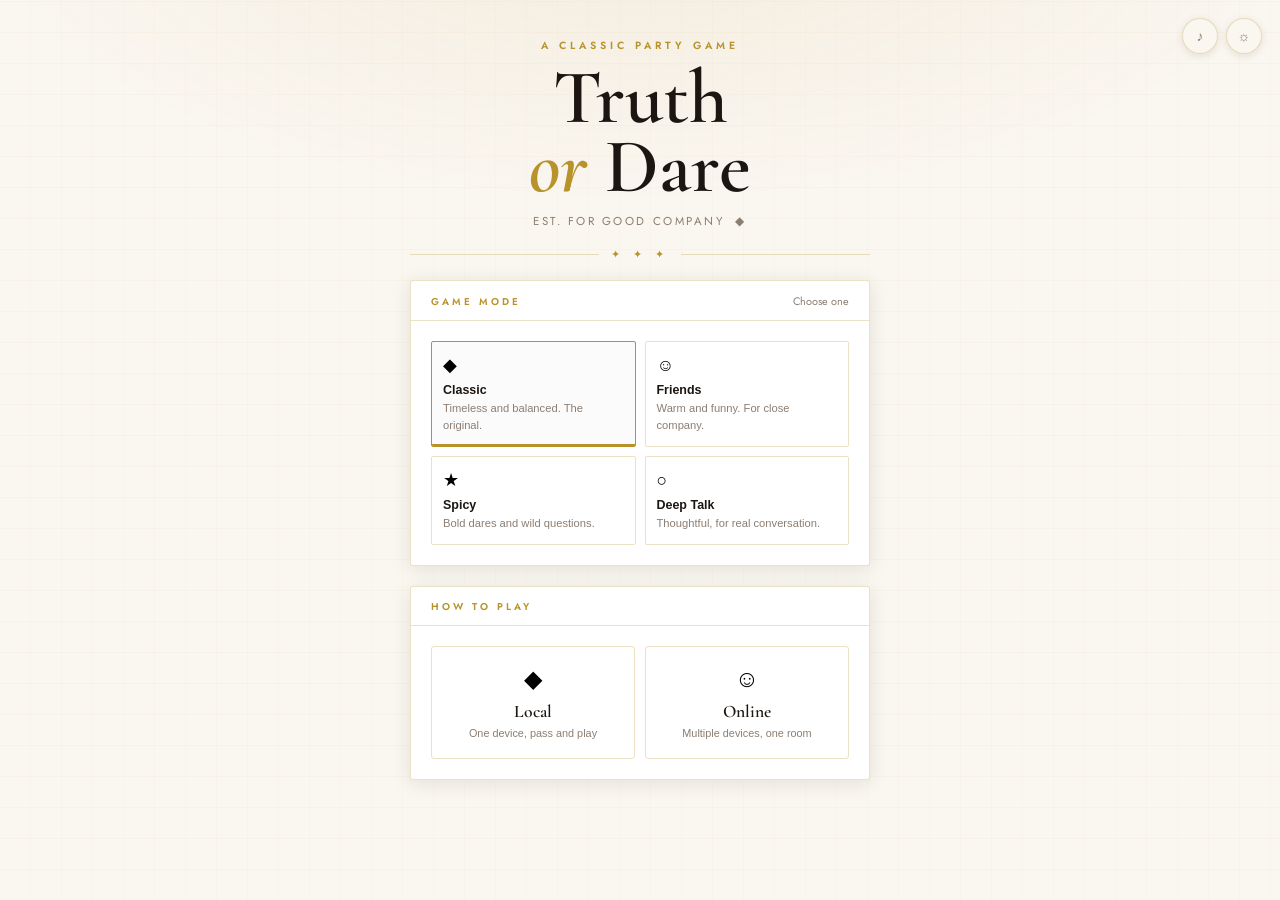
<file: index.html>
<!DOCTYPE html>
<html lang="en">
<head>
<meta charset="UTF-8">
<meta name="viewport" content="width=device-width, initial-scale=1.0">
<title>Truth or Dare</title>
<link href="https://fonts.googleapis.com/css2?family=Cormorant+Garamond:ital,wght@0,400;0,500;0,600;1,400;1,600&family=Jost:wght@300;400;500;600&display=swap" rel="stylesheet">
<link rel="stylesheet" href="style.css">
</head>
<body>

<canvas id="cvc"></canvas>

<div class="toolbar">
  <button class="tool-btn" id="snd-btn" title="Sound">&#9834;</button>
  <button class="tool-btn" id="thm-btn" title="Theme">&#9788;</button>
</div>

<div id="app">

<!-- ══ HOME ══ -->
<div class="screen active" id="s-home" style="gap:20px;padding-top:10px;">
  <div class="masthead">
    <span class="eyebrow">A Classic Party Game</span>
    <div class="logo">Truth<br><em>or</em> Dare</div>
    <span class="tagline">Est. for Good Company &nbsp;&#9670;</span>
  </div>
  <div class="ornament"><div class="orn-line"></div><span class="orn-sym">&#10022; &#10022; &#10022;</span><div class="orn-line"></div></div>

  <!-- Game mode -->
  <div class="card">
    <div class="card-head"><span class="card-head-lbl">Game Mode</span><span class="card-head-r">Choose one</span></div>
    <div class="card-body">
      <div class="modes-grid">
        <button class="mode-btn sel" data-mode="classic"><span class="m-icon">&#9670;</span><span class="m-name">Classic</span><span class="m-desc">Timeless and balanced. The original.</span></button>
        <button class="mode-btn" data-mode="friends"><span class="m-icon">&#9786;</span><span class="m-name">Friends</span><span class="m-desc">Warm and funny. For close company.</span></button>
        <button class="mode-btn" data-mode="spicy"><span class="m-icon">&#9733;</span><span class="m-name">Spicy</span><span class="m-desc">Bold dares and wild questions.</span></button>
        <button class="mode-btn" data-mode="deep"><span class="m-icon">&#9675;</span><span class="m-name">Deep Talk</span><span class="m-desc">Thoughtful, for real conversation.</span></button>
      </div>
    </div>
  </div>

  <!-- Play method -->
  <div class="card">
    <div class="card-head"><span class="card-head-lbl">How to Play</span></div>
    <div class="card-body">
      <div class="room-method-row">
        <button class="method-btn" id="local-btn">
          <span class="method-icon">&#9670;</span>
          <span class="method-lbl">Local</span>
          <span class="method-sub">One device, pass and play</span>
        </button>
        <button class="method-btn" id="online-btn">
          <span class="method-icon">&#9786;</span>
          <span class="method-lbl">Online</span>
          <span class="method-sub">Multiple devices, one room</span>
        </button>
      </div>
    </div>
  </div>
</div>

<!-- ══ LOCAL SETUP ══ -->
<div class="screen" id="s-local" style="gap:18px;padding-top:10px;">
  <div class="masthead"><span class="eyebrow">Local Game</span><div class="logo" style="font-size:clamp(2rem,7vw,3rem);">Setup</div></div>
  <div class="card">
    <div class="card-head"><span class="card-head-lbl">Players</span></div>
    <div class="card-body" style="display:flex;flex-direction:column;gap:16px;">
      <div>
        <div class="s-label">Number of Players</div>
        <div class="count-grid" id="local-count-grid">
          <button class="count-btn" data-n="2">2</button>
          <button class="count-btn sel" data-n="3">3</button>
          <button class="count-btn" data-n="4">4</button>
          <button class="count-btn" data-n="5">5</button>
          <button class="count-btn" data-n="6">6</button>
          <button class="count-btn" data-n="7">7</button>
          <button class="count-btn" data-n="8">8</button>
        </div>
      </div>
      <div><div class="s-label">Names</div><div class="names-list" id="local-names"></div></div>
    </div>
  </div>
  <button class="btn-prim" id="local-start-btn">Begin the Game</button>
  <button class="btn-sec" id="local-back-btn">&#8592; Back</button>
</div>

<!-- ══ ONLINE LOBBY ══ -->
<div class="screen" id="s-online" style="gap:18px;padding-top:10px;">
  <div class="masthead"><span class="eyebrow">Online Room</span><div class="logo" style="font-size:clamp(2rem,7vw,3rem);">Connect</div></div>
  <div class="card">
    <div class="card-head"><span class="card-head-lbl">Join or Host</span></div>
    <div class="card-body" style="display:flex;flex-direction:column;gap:12px;">

      <!-- Your name -->
      <div>
        <div class="s-label">Your Name</div>
        <div class="name-row"><span class="name-num">&#9670;</span><input class="name-inp" id="online-myname" type="text" maxlength="18" placeholder="Enter your name"></div>
      </div>

      <div class="ornament"><div class="orn-line"></div><span class="orn-sym">&#10022;</span><div class="orn-line"></div></div>

      <!-- Host -->
      <div>
        <div class="s-label" style="margin-bottom:8px;">Host a New Room</div>
        <button class="btn-prim" id="host-btn">Create Room</button>
      </div>

      <div class="ornament"><div class="orn-line"></div><span class="orn-sym">&#10022;</span><div class="orn-line"></div></div>

      <!-- Join -->
      <div>
        <div class="s-label">Join an Existing Room</div>
        <input class="join-code-inp" id="join-code-inp" type="text" maxlength="6" placeholder="Room Code" autocomplete="off">
        <div style="margin-top:10px;"><button class="btn-sec" id="join-btn" style="width:100%;">Join Room</button></div>
      </div>
    </div>
  </div>
  <div id="online-status" class="status-banner" style="display:none;">
    <span class="status-dot"></span><span class="status-txt" id="online-status-txt"></span>
  </div>
  <button class="btn-sec" id="online-back-btn">&#8592; Back</button>
</div>

<!-- ══ WAITING ROOM ══ -->
<div class="screen" id="s-waiting" style="gap:18px;padding-top:10px;">
  <div class="masthead"><span class="eyebrow">Waiting Room</span><div class="logo" style="font-size:clamp(2rem,7vw,3rem);">Room <em id="wr-code-display">????</em></div></div>
  <div class="ornament"><div class="orn-line"></div><span class="orn-sym">&#10022; &#10022; &#10022;</span><div class="orn-line"></div></div>

  <div class="card">
    <div class="card-head"><span class="card-head-lbl">Share this Code</span><span class="card-head-r" id="wr-copy-btn" style="cursor:pointer;color:var(--gold);">Copy</span></div>
    <div class="card-body" style="padding:8px 20px 16px;">
      <div class="room-code-display" id="wr-code-big">&#8212;</div>
      <div class="copy-hint">Share this code with your friends to join</div>
      <div class="qr-wrap">
        <div class="qr-box"><canvas id="qr-canvas" width="130" height="130"></canvas></div>
        <span class="qr-label">Scan to join</span>
      </div>
    </div>
  </div>

  <div class="card">
    <div class="card-head"><span class="card-head-lbl">Players in Room</span><span class="card-head-r" id="wr-count">0 / 8</span></div>
    <div class="card-body"><div class="waiting-list" id="waiting-list"></div></div>
  </div>

  <div id="wr-host-controls" style="width:100%;flex-direction:column;gap:8px;display:none;">
    <button class="btn-prim" id="wr-start-btn" disabled>Waiting for Players&#8230;</button>
    <button class="btn-sec" id="wr-cancel-btn">Cancel Room</button>
  </div>
  <div id="wr-guest-msg" style="display:none;">
    <div class="status-banner ok"><span class="status-dot"></span><span class="status-txt">Waiting for the host to start the game&hellip;</span></div>
  </div>
</div>

<!-- ══ GAME ══ -->
<div class="screen" id="s-game" style="gap:14px;padding-top:8px;">
  <div class="game-topbar">
    <span class="mode-pill" id="mode-pill">Classic</span>
    <span class="round-lbl">Round <span id="r-num">1</span></span>
  </div>
  <div class="progress-track"><div class="progress-fill" id="prog" style="width:0%"></div></div>
  <div class="player-stage">
    <div class="stage-lbl">Now Playing</div>
    <div class="stage-name" id="p-name">&#8212;</div>
    <div class="stage-sub" id="p-sub">Choose your fate</div>
  </div>

  <!-- Online indicators -->
  <div id="your-turn-banner" class="your-turn-banner" style="display:none;">&#9670; &nbsp;It is your turn &nbsp;&#9670;</div>
  <div id="spectator-msg" class="spectator-msg" style="display:none;">Sit back and watch &#8212; it is not your turn yet.</div>

  <div class="ornament"><div class="orn-line"></div><span class="orn-sym">&#10022;</span><div class="orn-line"></div></div>

  <div class="choice-pair">
    <button class="btn-choice btn-truth" id="truth-btn"><span class="ch-icon">&#9788;</span><span class="ch-lbl">Truth</span><span class="ch-sub">Speak honestly</span></button>
    <button class="btn-choice btn-dare" id="dare-btn"><span class="ch-icon">&#9733;</span><span class="ch-lbl">Dare</span><span class="ch-sub">Accept the challenge</span></button>
  </div>

  <div class="q-wrap">
    <div class="q-empty" id="q-empty"><span class="q-empty-sym">&#9670;</span><span class="q-empty-txt">Select Truth or Dare to reveal your prompt</span></div>
    <div class="q-card" id="q-card">
      <span class="q-badge" id="q-badge">Truth</span>
      <p class="q-text" id="q-text"></p>
      <div class="q-rule"></div>
      <div class="q-footer">&rdquo;</div>
    </div>
  </div>

  <div class="act-row" id="act-row" style="display:none;">
    <button class="btn-prim" id="next-btn">Next Player &rarr;</button>
    <button class="btn-sec" id="end-btn1">End Game</button>
  </div>
  <div id="solo-end"><button class="btn-sec" id="end-btn2" style="width:100%;margin-top:2px;">End Game</button></div>
</div>

<!-- ══ END ══ -->
<div class="screen" id="s-end" style="gap:20px;padding-top:16px;">
  <span class="end-icon">&#9670;</span>
  <div class="end-hl">Well Played,<br>Everyone.</div>
  <div class="end-sub">Another evening well spent.</div>
  <div class="ornament"><div class="orn-line"></div><span class="orn-sym">&#10022; &#10022; &#10022;</span><div class="orn-line"></div></div>
  <div class="card" style="width:100%;">
    <div class="card-head"><span class="card-head-lbl">Tonight&#39;s Company</span></div>
    <div class="card-body"><div class="roster" id="roster"></div></div>
  </div>
  <button class="btn-prim" id="again-btn">Play Again</button>
  <button class="btn-sec" id="settings-btn" style="width:100%;">Change Settings</button>
</div>

</div><!-- #app -->

<script src="script.js"></script>
</body>
</html>
</file>
<file: style.css>
*, *::before, *::after { box-sizing: border-box; margin: 0; padding: 0; }
:root {
  --cream: #faf6f0; --ink: #1c1612; --ink-m: #8c7e72;
  --gold: #b8922a; --gold-l: #d4af6a; --gold-dim: rgba(184,146,42,0.13);
  --rule: rgba(184,146,42,0.28); --truth: #1e3a5f; --dare: #5f1e1e;
  --card: #fff; --inp: #faf6f0; --roster: #faf6f0;
  --sh: rgba(28,22,18,0.1); --sh2: rgba(28,22,18,0.2);
}
html,body{width:100%;min-height:100vh;}
body{font-family:'Jost',sans-serif;background:var(--cream);color:var(--ink);min-height:100vh;overflow-x:hidden;transition:background .4s,color .4s;}
body::before{content:'';position:fixed;inset:0;z-index:0;pointer-events:none;
  background-image:repeating-linear-gradient(0deg,transparent,transparent 30px,rgba(184,146,42,.035) 30px,rgba(184,146,42,.035) 31px),
  repeating-linear-gradient(90deg,transparent,transparent 30px,rgba(184,146,42,.025) 30px,rgba(184,146,42,.025) 31px);}
body::after{content:'';position:fixed;inset:0;z-index:0;pointer-events:none;
  background:radial-gradient(ellipse 80% 50% at 50% -10%,rgba(184,146,42,.09) 0%,transparent 65%);}
#app{position:relative;z-index:1;min-height:100vh;display:flex;align-items:flex-start;justify-content:center;padding:28px 16px 56px;}
.screen{display:none;width:100%;max-width:460px;flex-direction:column;align-items:center;}
.screen.active{display:flex;animation:revealUp .55s cubic-bezier(.16,1,.3,1) both;}
@keyframes revealUp{from{opacity:0;transform:translateY(20px)}to{opacity:1;transform:translateY(0)}}

/* TOOLBAR */
.toolbar{position:fixed;top:18px;right:18px;z-index:100;display:flex;gap:8px;}
.tool-btn{width:36px;height:36px;border-radius:50%;border:1px solid var(--rule);background:rgba(250,246,240,.92);color:var(--ink-m);font-size:14px;display:flex;align-items:center;justify-content:center;cursor:pointer;transition:all .2s;backdrop-filter:blur(10px);box-shadow:0 2px 8px var(--sh);}
.tool-btn:hover{border-color:var(--gold);color:var(--gold);}
.tool-btn[data-muted]{opacity:.4;}

/* ORNAMENT */
.ornament{display:flex;align-items:center;gap:12px;width:100%;}
.orn-line{flex:1;height:1px;background:var(--rule);}
.orn-sym{color:var(--gold);font-size:11px;letter-spacing:5px;line-height:1;}

/* MASTHEAD */
.masthead{text-align:center;}
.eyebrow{font-size:.65rem;font-weight:600;letter-spacing:.38em;text-transform:uppercase;color:var(--gold);margin-bottom:10px;display:block;}
.logo{font-family:'Cormorant Garamond',serif;font-size:clamp(3rem,10vw,4.8rem);font-weight:600;line-height:.9;color:var(--ink);}
.logo em{font-style:italic;color:var(--gold);}
.tagline{font-size:.72rem;font-weight:400;letter-spacing:.22em;color:var(--ink-m);text-transform:uppercase;margin-top:12px;display:block;}

/* CARD */
.card{width:100%;background:var(--card);border:1px solid var(--rule);border-radius:3px;box-shadow:0 3px 20px var(--sh);}
.card-head{padding:12px 20px 11px;border-bottom:1px solid var(--rule);display:flex;align-items:center;justify-content:space-between;}
.card-head-lbl{font-size:.62rem;font-weight:600;letter-spacing:.3em;text-transform:uppercase;color:var(--gold);}
.card-head-r{font-size:.68rem;color:var(--ink-m);}
.card-body{padding:20px;}
.s-label{font-size:.62rem;font-weight:600;letter-spacing:.28em;text-transform:uppercase;color:var(--ink-m);margin-bottom:11px;}

/* MODES */
.modes-grid{display:grid;grid-template-columns:1fr 1fr;gap:9px;}
.mode-btn{padding:13px 11px 12px;border-radius:2px;border:1px solid var(--rule);background:transparent;cursor:pointer;transition:all .2s;text-align:left;position:relative;overflow:hidden;}
.mode-btn::after{content:'';position:absolute;bottom:0;left:0;right:0;height:2px;background:var(--ma,var(--gold));transform:scaleX(0);transform-origin:left;transition:transform .22s cubic-bezier(.16,1,.3,1);}
.mode-btn:hover::after,.mode-btn.sel::after{transform:scaleX(1);}
.mode-btn:hover,.mode-btn.sel{border-color:var(--ma,var(--gold));background:rgba(0,0,0,.015);}
.mode-btn[data-mode="classic"]{--ma:#b8922a;}
.mode-btn[data-mode="friends"]{--ma:#2d7a42;}
.mode-btn[data-mode="spicy"]{--ma:#8b2020;}
.mode-btn[data-mode="deep"]{--ma:#1e3a8a;}
.m-icon{font-size:1.1rem;margin-bottom:7px;display:block;}
.m-name{font-size:.78rem;font-weight:600;color:var(--ink);display:block;margin-bottom:3px;}
.m-desc{font-size:.7rem;color:var(--ink-m);line-height:1.42;}

/* COUNT */
.count-grid{display:grid;grid-template-columns:repeat(7,1fr);gap:5px;}
.count-btn{aspect-ratio:1;border-radius:2px;border:1px solid var(--rule);background:transparent;color:var(--ink-m);font-family:'Jost',sans-serif;font-size:.88rem;font-weight:500;cursor:pointer;transition:all .17s;display:flex;align-items:center;justify-content:center;}
.count-btn:hover{border-color:var(--gold);color:var(--gold);}
.count-btn.sel{border-color:var(--gold);background:var(--gold-dim);color:var(--gold);font-weight:600;}

/* NAME INPUTS */
.names-list{display:flex;flex-direction:column;gap:7px;}
.name-row{display:flex;align-items:center;gap:10px;}
.name-num{width:20px;font-family:'Cormorant Garamond',serif;font-size:.9rem;font-style:italic;color:var(--gold);text-align:center;flex-shrink:0;}
.name-inp{flex:1;padding:9px 11px;border:1px solid var(--rule);border-radius:2px;background:var(--inp);color:var(--ink);font-family:'Jost',sans-serif;font-size:.88rem;outline:none;transition:all .18s;}
.name-inp::placeholder{color:var(--ink-m);}
.name-inp:focus{border-color:var(--gold);background:var(--card);box-shadow:0 0 0 3px var(--gold-dim);}

/* BUTTONS */
.btn-prim{width:100%;padding:14px;border:1px solid var(--gold);border-radius:2px;background:var(--ink);color:var(--cream);font-family:'Jost',sans-serif;font-size:.75rem;font-weight:600;letter-spacing:.28em;text-transform:uppercase;cursor:pointer;transition:all .22s;position:relative;overflow:hidden;}
.btn-prim::after{content:'';position:absolute;inset:0;background:var(--gold);opacity:0;transition:opacity .2s;}
.btn-prim:hover::after{opacity:.1;}
.btn-prim:active{transform:scale(.99);}
.btn-prim:disabled{opacity:.45;cursor:not-allowed;}
.btn-sec{width:100%;padding:12px;border:1px solid var(--rule);border-radius:2px;background:transparent;color:var(--ink-m);font-family:'Jost',sans-serif;font-size:.72rem;font-weight:500;letter-spacing:.22em;text-transform:uppercase;cursor:pointer;transition:all .2s;}
.btn-sec:hover{border-color:var(--ink-m);color:var(--ink);}

/* ROOM SCREEN */
.room-method-row{width:100%;display:grid;grid-template-columns:1fr 1fr;gap:10px;}
.method-btn{padding:18px 12px;border-radius:3px;border:1px solid var(--rule);background:transparent;cursor:pointer;transition:all .2s;text-align:center;position:relative;overflow:hidden;}
.method-btn::after{content:'';position:absolute;bottom:0;left:0;right:0;height:2px;background:var(--gold);transform:scaleX(0);transform-origin:left;transition:transform .22s cubic-bezier(.16,1,.3,1);}
.method-btn:hover::after{transform:scaleX(1);}
.method-btn:hover{border-color:var(--gold);background:rgba(0,0,0,.01);}
.method-icon{font-size:1.5rem;display:block;margin-bottom:8px;}
.method-lbl{font-family:'Cormorant Garamond',serif;font-size:1.1rem;font-weight:600;display:block;color:var(--ink);margin-bottom:3px;}
.method-sub{font-size:.68rem;color:var(--ink-m);}

/* Room code display */
.room-code-display{
  font-family:'Cormorant Garamond',serif;
  font-size:clamp(2.6rem,10vw,3.8rem);font-weight:600;
  letter-spacing:.18em;color:var(--ink);text-align:center;
  padding:20px 0 16px;line-height:1;
}
.room-code-display span{color:var(--gold);}
.copy-hint{font-size:.68rem;color:var(--ink-m);text-align:center;font-style:italic;margin-top:-4px;}

/* QR placeholder */
.qr-wrap{
  display:flex;flex-direction:column;align-items:center;gap:8px;padding:18px 0 8px;
}
.qr-box{
  width:140px;height:140px;border:1px solid var(--rule);border-radius:3px;
  display:flex;align-items:center;justify-content:center;
  background:var(--card);position:relative;overflow:hidden;
}
.qr-box canvas{display:block;}
.qr-label{font-size:.62rem;letter-spacing:.2em;text-transform:uppercase;color:var(--ink-m);}

/* Players waiting list */
.waiting-list{display:flex;flex-direction:column;gap:6px;}
.waiting-row{display:flex;align-items:center;gap:10px;padding:9px 13px;border:1px solid var(--rule);border-radius:2px;background:var(--roster);}
.w-sym{font-size:.85rem;color:var(--gold);}
.w-name{font-size:.88rem;font-weight:500;color:var(--ink);flex:1;}
.w-host{font-size:.6rem;letter-spacing:.18em;text-transform:uppercase;color:var(--gold);border:1px solid var(--rule);padding:2px 7px;border-radius:2px;}
.w-ping{width:7px;height:7px;border-radius:50%;background:#2d7a42;animation:ping 1.5s ease-in-out infinite;}
@keyframes ping{0%,100%{opacity:1}50%{opacity:.3}}

/* Join input */
.join-code-inp{
  width:100%;padding:16px;text-align:center;
  border:1px solid var(--rule);border-radius:2px;
  background:var(--inp);color:var(--ink);
  font-family:'Cormorant Garamond',serif;font-size:2rem;font-weight:600;
  letter-spacing:.3em;text-transform:uppercase;outline:none;transition:all .18s;
}
.join-code-inp:focus{border-color:var(--gold);box-shadow:0 0 0 3px var(--gold-dim);}
.join-code-inp::placeholder{color:var(--ink-m);font-size:1rem;letter-spacing:.1em;}

/* Status banner */
.status-banner{
  width:100%;padding:11px 16px;border-radius:2px;
  border:1px solid var(--rule);
  display:flex;align-items:center;gap:10px;
  font-size:.78rem;color:var(--ink-m);
}
.status-dot{width:7px;height:7px;border-radius:50%;background:var(--sd,var(--ink-m));flex-shrink:0;}
.status-banner.ok{border-color:rgba(45,122,66,.3);background:rgba(45,122,66,.06);}
.status-banner.ok .status-dot{--sd:#2d7a42;animation:ping 1.5s ease-in-out infinite;}
.status-banner.ok .status-txt{color:var(--ink);}
.status-banner.err{border-color:rgba(139,32,32,.3);background:rgba(139,32,32,.06);}
.status-banner.err .status-dot{--sd:#8b2020;}

/* GAME SCREEN */
.game-topbar{width:100%;display:flex;align-items:center;justify-content:space-between;}
.mode-pill{font-size:.6rem;font-weight:600;letter-spacing:.24em;text-transform:uppercase;color:var(--gold);border:1px solid var(--rule);padding:4px 9px;border-radius:2px;}
.round-lbl{font-family:'Cormorant Garamond',serif;font-size:.88rem;font-style:italic;color:var(--ink-m);}
.progress-track{width:100%;height:1px;background:var(--rule);}
.progress-fill{height:100%;background:var(--gold);transition:width .6s cubic-bezier(.16,1,.3,1);}
.player-stage{width:100%;padding:22px 20px 18px;background:var(--card);border:1px solid var(--rule);border-radius:3px;text-align:center;box-shadow:0 2px 14px var(--sh);}
.stage-lbl{font-size:.6rem;font-weight:600;letter-spacing:.3em;text-transform:uppercase;color:var(--ink-m);margin-bottom:10px;}
.stage-name{font-family:'Cormorant Garamond',serif;font-size:clamp(1.9rem,7vw,2.8rem);font-weight:600;color:var(--ink);line-height:1;}
.stage-sub{font-size:.72rem;color:var(--ink-m);margin-top:7px;font-style:italic;}

/* YOUR TURN banner */
.your-turn-banner{
  width:100%;padding:10px 16px;
  background:var(--gold-dim);border:1px solid rgba(184,146,42,.35);border-radius:2px;
  text-align:center;
  font-size:.72rem;font-weight:600;letter-spacing:.16em;text-transform:uppercase;color:var(--gold);
  animation:pulse-border 2s ease-in-out infinite;
}
@keyframes pulse-border{0%,100%{border-color:rgba(184,146,42,.35)}50%{border-color:rgba(184,146,42,.7)}}
.spectator-msg{
  width:100%;padding:10px 16px;
  border:1px dashed var(--rule);border-radius:2px;text-align:center;
  font-size:.72rem;color:var(--ink-m);font-style:italic;
}

/* CHOICE */
.choice-pair{width:100%;display:grid;grid-template-columns:1fr 1fr;gap:11px;}
.btn-choice{padding:26px 14px 22px;border-radius:3px;border:1px solid var(--rule);background:var(--card);cursor:pointer;transition:all .22s;text-align:center;box-shadow:0 2px 10px var(--sh);position:relative;overflow:hidden;}
.btn-choice::after{content:'';position:absolute;bottom:0;left:0;right:0;height:2px;transform:scaleX(0);transform-origin:left;transition:transform .25s cubic-bezier(.16,1,.3,1);}
.btn-truth::after{background:var(--truth);}
.btn-dare::after{background:var(--dare);}
.btn-choice:hover::after{transform:scaleX(1);}
.btn-choice:hover{transform:translateY(-4px);box-shadow:0 10px 26px var(--sh2);}
.btn-choice:active{transform:translateY(0) scale(.98);}
.btn-choice:disabled{opacity:.3;pointer-events:none;}
.ch-icon{font-size:1.6rem;display:block;margin-bottom:9px;line-height:1;}
.ch-lbl{font-family:'Cormorant Garamond',serif;font-size:1.35rem;font-weight:600;color:var(--ink);display:block;margin-bottom:4px;}
.ch-sub{font-size:.67rem;color:var(--ink-m);letter-spacing:.06em;}

/* Q CARD */
.q-wrap{width:100%;min-height:152px;}
.q-empty{width:100%;min-height:152px;padding:24px;border:1px dashed var(--rule);border-radius:3px;display:flex;flex-direction:column;align-items:center;justify-content:center;gap:9px;text-align:center;}
.q-empty-sym{font-size:1.4rem;opacity:.4;color:var(--gold);}
.q-empty-txt{font-size:.76rem;color:var(--ink-m);font-style:italic;}
.q-card{width:100%;min-height:152px;padding:22px 22px 18px;background:var(--card);border:1px solid var(--rule);border-radius:3px;box-shadow:0 4px 22px var(--sh);display:none;flex-direction:column;gap:13px;opacity:0;transform:translateY(10px);transition:opacity .45s cubic-bezier(.16,1,.3,1),transform .45s cubic-bezier(.16,1,.3,1);}
.q-card.shown{opacity:1;transform:translateY(0);}
.q-badge{font-size:.6rem;font-weight:600;letter-spacing:.26em;text-transform:uppercase;padding:3px 9px;border-radius:2px;align-self:flex-start;}
.q-badge.truth{background:rgba(30,58,95,.09);color:var(--truth);}
.q-badge.dare{background:rgba(95,30,30,.09);color:var(--dare);}
.q-text{font-family:'Cormorant Garamond',serif;font-size:clamp(1rem,3.8vw,1.18rem);font-weight:500;line-height:1.62;color:var(--ink);font-style:italic;flex:1;}
.q-rule{height:1px;background:var(--rule);}
.q-footer{display:flex;justify-content:flex-end;font-family:'Cormorant Garamond',serif;font-size:1.8rem;color:var(--gold-l);line-height:.6;opacity:.55;}
.act-row{width:100%;display:flex;flex-direction:column;gap:7px;}

/* END */
.end-icon{font-size:2rem;color:var(--gold);}
.end-hl{font-family:'Cormorant Garamond',serif;font-size:clamp(2.2rem,7vw,3rem);font-weight:600;color:var(--ink);text-align:center;line-height:1.05;}
.end-sub{font-size:.76rem;color:var(--ink-m);text-align:center;font-style:italic;letter-spacing:.06em;}
.roster{display:flex;flex-direction:column;gap:7px;}
.roster-row{display:flex;align-items:center;gap:12px;padding:11px 15px;border-radius:2px;border:1px solid var(--rule);background:var(--roster);}
.r-num{width:20px;font-family:'Cormorant Garamond',serif;font-size:.9rem;font-style:italic;color:var(--gold);text-align:center;}
.r-name{font-size:.88rem;font-weight:500;color:var(--ink);flex:1;}
.r-sym{font-size:.9rem;color:var(--ink-m);}

/* Confetti */
#cvc{position:fixed;inset:0;pointer-events:none;z-index:999;}

/* Dark mode */
body.dark{--cream:#131008;--ink:#e8dfd2;--ink-m:#7a6e60;--gold-dim:rgba(184,146,42,.12);--rule:rgba(184,146,42,.18);--sh:rgba(0,0,0,.45);--sh2:rgba(0,0,0,.6);--card:#1e1a14;--inp:#181410;--roster:#181410;}
body.dark .tool-btn{background:rgba(20,16,8,.92);}

/* Spinner */
.spin{display:inline-block;width:14px;height:14px;border:2px solid var(--rule);border-top-color:var(--gold);border-radius:50%;animation:spin .7s linear infinite;vertical-align:middle;margin-right:6px;}
@keyframes spin{to{transform:rotate(360deg)}}

@media(max-width:360px){.modes-grid{grid-template-columns:1fr}.room-method-row{grid-template-columns:1fr}}
</file>
